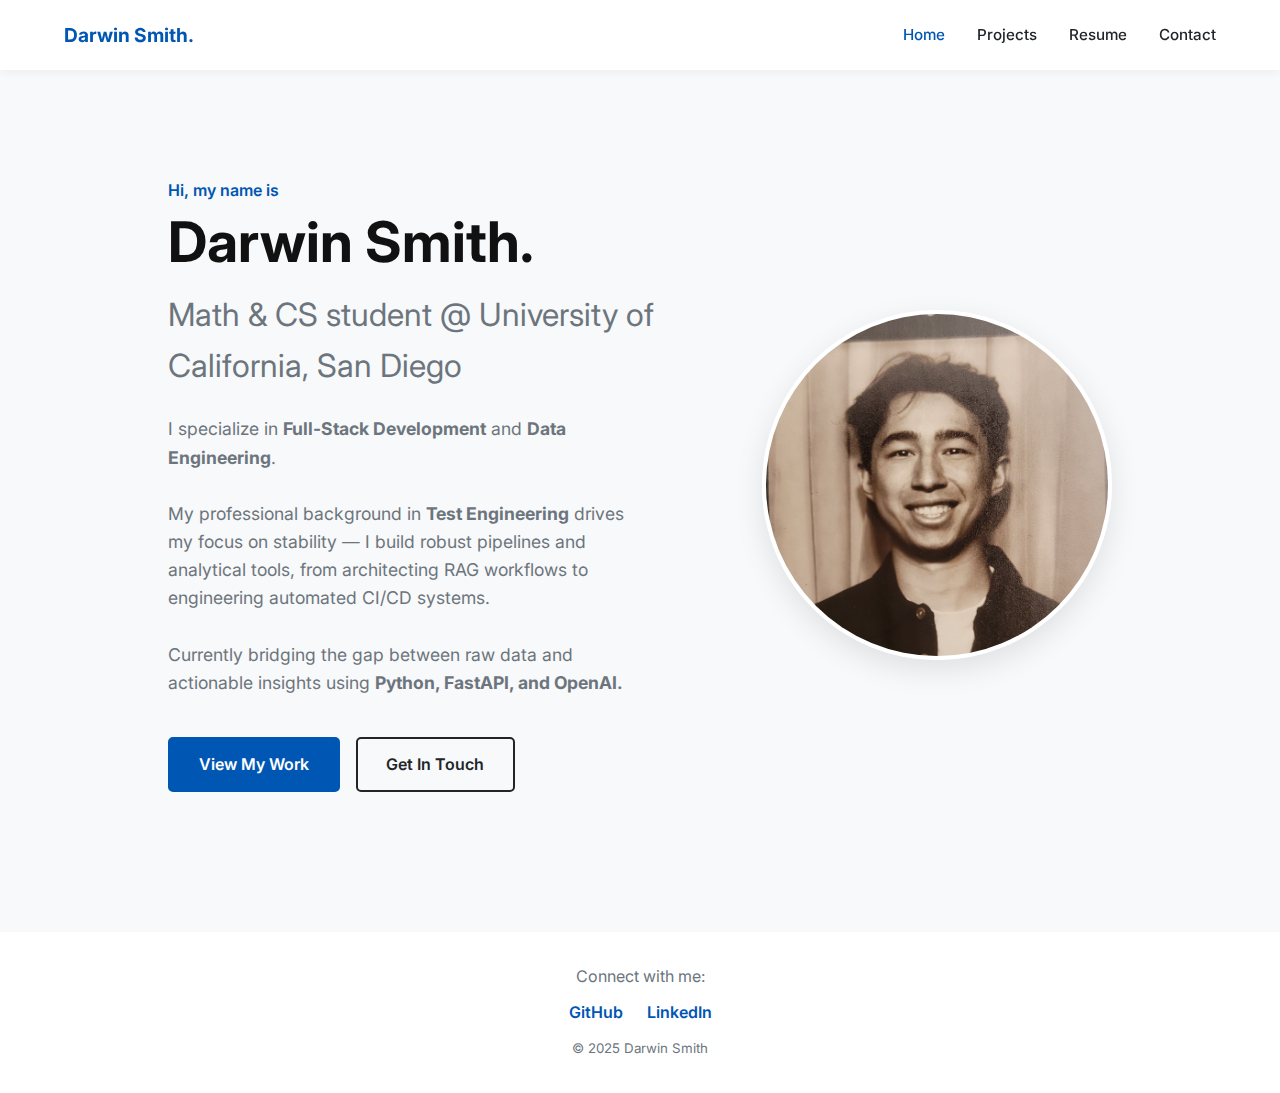
<file: index.html>
<!DOCTYPE html>
<html lang="en">
<head>
    <meta charset="UTF-8">
    <meta name="viewport" content="width=device-width, initial-scale=1.0">
    <title>Darwin Smith | Portfolio</title>
    <link rel="stylesheet" href="styles.css">
    <link href="https://fonts.googleapis.com/css2?family=Inter:wght@300;400;600;700&display=swap" rel="stylesheet">
</head>
<body>

    <header class="site-header">
        <nav class="navbar" aria-label="Main Navigation">
            <div class="logo">
                <a href="index.html">Darwin Smith.</a>
            </div>
            <ul class="nav-links">
                <li><a href="index.html" class="active" aria-current="page">Home</a></li>
                <li><a href="projects.html">Projects</a></li>
                <li><a href="assets/pdfs/Darwin_Smith_Resume.pdf" target="_blank">Resume</a></li>
                <li><a href="contact.html">Contact</a></li>
            </ul>
        </nav>
    </header>

    <main>
        
        <section class="hero" aria-label="Introduction">
            
            <div class="hero-text-container">
                <span class="greeting">Hi, my name is</span>
                <h1 class="name">Darwin Smith.</h1>
                <h2 class="tagline">Math & CS student @ University of California, San Diego</h2>
                
                <p class="bio">
                    I specialize in <strong>Full-Stack Development</strong> and <strong>Data Engineering</strong>. 
                    <br><br>
                    My professional background in <strong>Test Engineering</strong> drives my focus on stability — I build robust pipelines and analytical tools, 
                    from architecting RAG workflows to engineering automated CI/CD systems.
                    <br><br>
                    Currently bridging the gap between raw data and actionable insights using <strong>Python, FastAPI, and OpenAI.</strong>
                </p>

                <div class="cta-buttons">
                    <a href="projects.html" class="btn primary-btn">View My Work</a>
                    <a href="contact.html" class="btn secondary-btn">Get In Touch</a>
                </div>
            </div>
            
            <figure class="hero-image">
                <img src="assets/images/pfp1.jpg" alt="Portrait of Darwin Smith">
                </figure>

        </section>

    </main>

    <footer class="site-footer">
        <p>Connect with me:</p>
        <address class="socials">
            <a href="https://darwinls.github.io" target="_blank" rel="noopener noreferrer">GitHub</a>
            <a href="https://www.linkedin.com/in/darwin-smith/" target="_blank" rel="noopener noreferrer">LinkedIn</a>
        </address>
        <p class="copyright"><small>&copy; 2025 Darwin Smith</small></p>
    </footer>

</body>
</html>
</file>
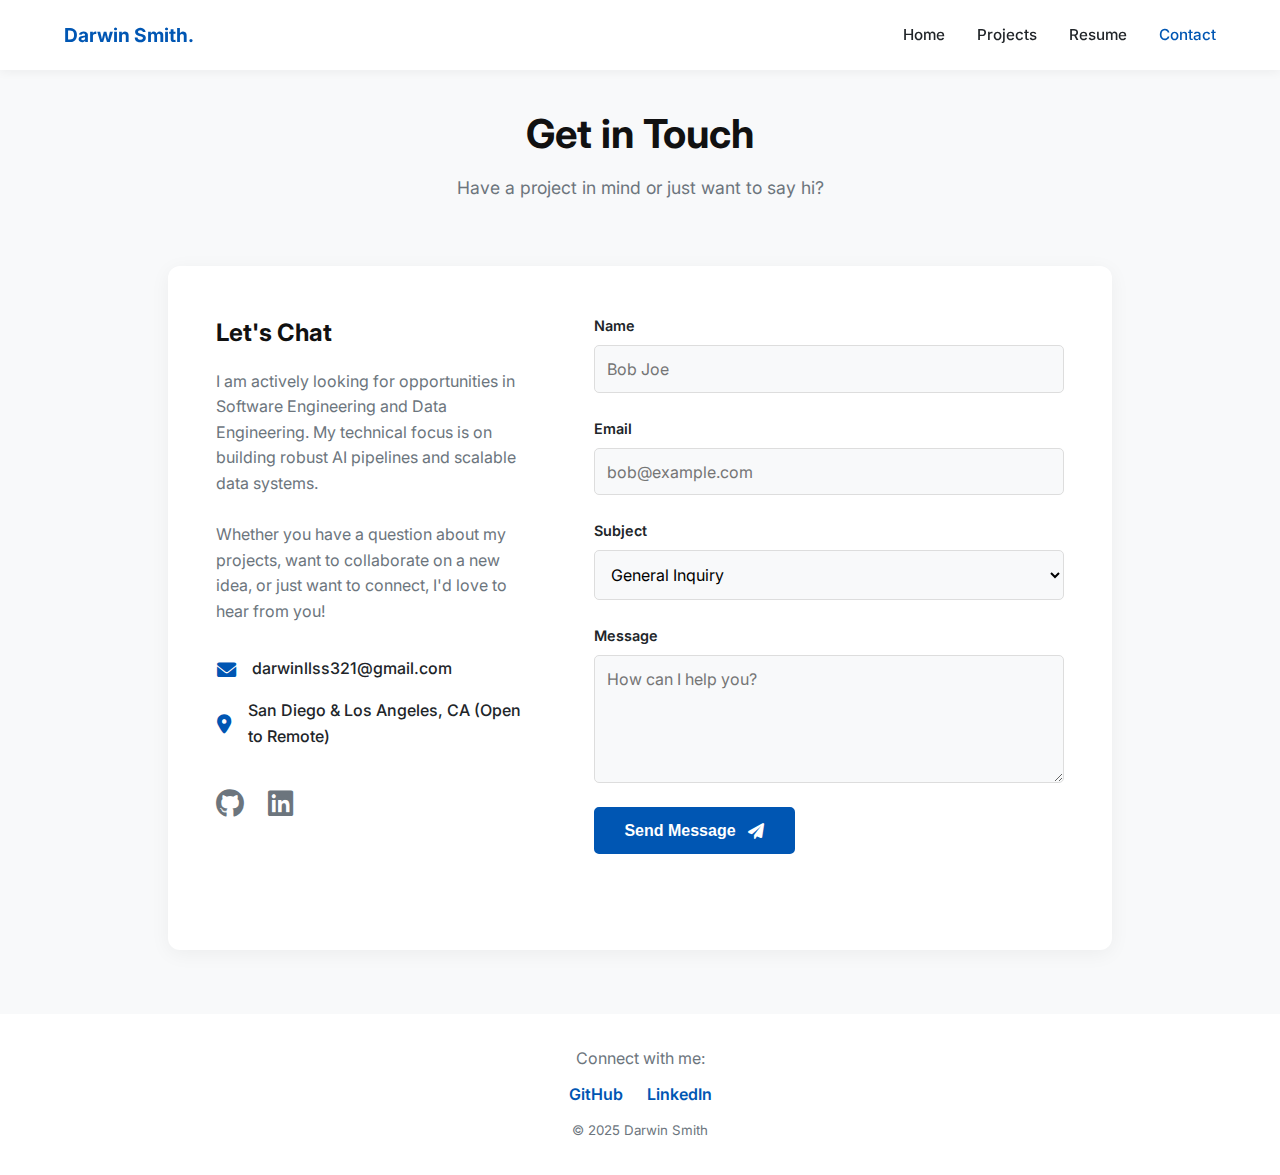
<file: contact.html>
<!DOCTYPE html>
<html lang="en">
<head>
    <meta charset="UTF-8">
    <meta name="viewport" content="width=device-width, initial-scale=1.0">
    <title>Darwin Smith | Contact</title>
    <link rel="stylesheet" href="styles.css">
    <link href="https://fonts.googleapis.com/css2?family=Inter:wght@300;400;600;700&display=swap" rel="stylesheet">
    <link rel="stylesheet" href="https://cdnjs.cloudflare.com/ajax/libs/font-awesome/6.0.0/css/all.min.css">
</head>
<body>

    <header class="site-header">
        <nav class="navbar" aria-label="Main Navigation">
            <div class="logo">
                <a href="index.html">Darwin Smith.</a>
            </div>
            <ul class="nav-links">
                <li><a href="index.html">Home</a></li>
                <li><a href="projects.html">Projects</a></li>
                <li><a href="assets/pdfs/Darwin_Smith_Resume.pdf" target="_blank">Resume</a></li>
                <li><a href="contact.html" class="active" aria-current="page">Contact</a></li>
            </ul>
        </nav>
    </header>

    <main id="main-content">
        <section class="contact-section" aria-labelledby="contact-heading">
            <div class="page-title">
                <h1 id="contact-heading">Get in Touch</h1>
                <p>Have a project in mind or just want to say hi?</p>
            </div>

            <div class="contact-layout">
                <address class="contact-info">
                    <h3>Let's Chat</h3>
                    <p>
                        I am actively looking for opportunities in Software Engineering and Data Engineering. My technical focus is on building robust AI pipelines and scalable data systems.
                        <br><br>
                        Whether you have a question about my projects, want to collaborate on a new idea, or just want to connect, I'd love to hear from you!
                    </p>

                    <div class="info-item">
                        <i class="fas fa-envelope" aria-hidden="true"></i>
                        <a href="mailto:darwinllss321@gmail.com">darwinllss321@gmail.com</a>
                    </div>

                    <div class="info-item">
                        <i class="fas fa-map-marker-alt" aria-hidden="true"></i>
                        <span>San Diego & Los Angeles, CA (Open to Remote)</span>
                    </div>

                    <div class="social-links-large">
                        <a href="https://darwinls.github.io" target="_blank" rel="noopener noreferrer" aria-label="Visit my GitHub Profile">
                            <i class="fab fa-github" aria-hidden="true"></i>
                        </a>
                        <a href="https://www.linkedin.com/in/darwin-smith/" target="_blank" rel="noopener noreferrer" aria-label="Visit my LinkedIn Profile">
                            <i class="fab fa-linkedin" aria-hidden="true"></i>
                        </a>
                    </div>
                </address>

                <form id="contactForm" class="contact-form" novalidate>
                    
                    <div class="form-group">
                        <label for="name">Name</label>
                        <input type="text" id="name" name="name" placeholder="Bob Joe" autocomplete="name" required aria-describedby="name-error">
                        <span id="name-error" class="error-msg" role="alert">Please enter your name</span>
                    </div>

                    <div class="form-group">
                        <label for="email">Email</label>
                        <input type="email" id="email" name="email" placeholder="bob@example.com" autocomplete="email" required aria-describedby="email-error">
                        <span id="email-error" class="error-msg" role="alert">Please enter a valid email address</span>
                    </div>

                    <div class="form-group">
                        <label for="subject">Subject</label>
                        <div class="select-wrapper">
                            <select id="subject" name="subject" required>
                                <option value="General Inquiry">General Inquiry</option>
                                <option value="Hiring / Opportunity">Hiring / Opportunity</option>
                                <option value="Project Collaboration">Project Collaboration</option>
                            </select>
                        </div>
                    </div>

                    <div class="form-group">
                        <label for="message">Message</label>
                        <textarea id="message" name="message" rows="5" placeholder="How can I help you?" required aria-describedby="message-error"></textarea>
                        <span id="message-error" class="error-msg" role="alert">Please enter a message</span>
                    </div>

                    <button type="submit" class="btn primary-btn submit-btn">
                        <span>Send Message</span>
                        <i class="fas fa-paper-plane" aria-hidden="true"></i>
                    </button>
                    
                    <div id="formStatus" class="form-status" role="status" aria-live="polite"></div>
                </form>

            </div>
        </section>
    </main>

    <footer class="site-footer">
        <p>Connect with me:</p>
        <div class="socials">
            <a href="https://darwinls.github.io" target="_blank" rel="noopener noreferrer">GitHub</a>
            <a href="https://www.linkedin.com/in/darwin-smith/" target="_blank" rel="noopener noreferrer">LinkedIn</a>
        </div>
        <p class="copyright"><small>&copy; 2025 Darwin Smith</small></p>
    </footer>

    <script src="contact.js"></script>
</body>
</html>
</file>
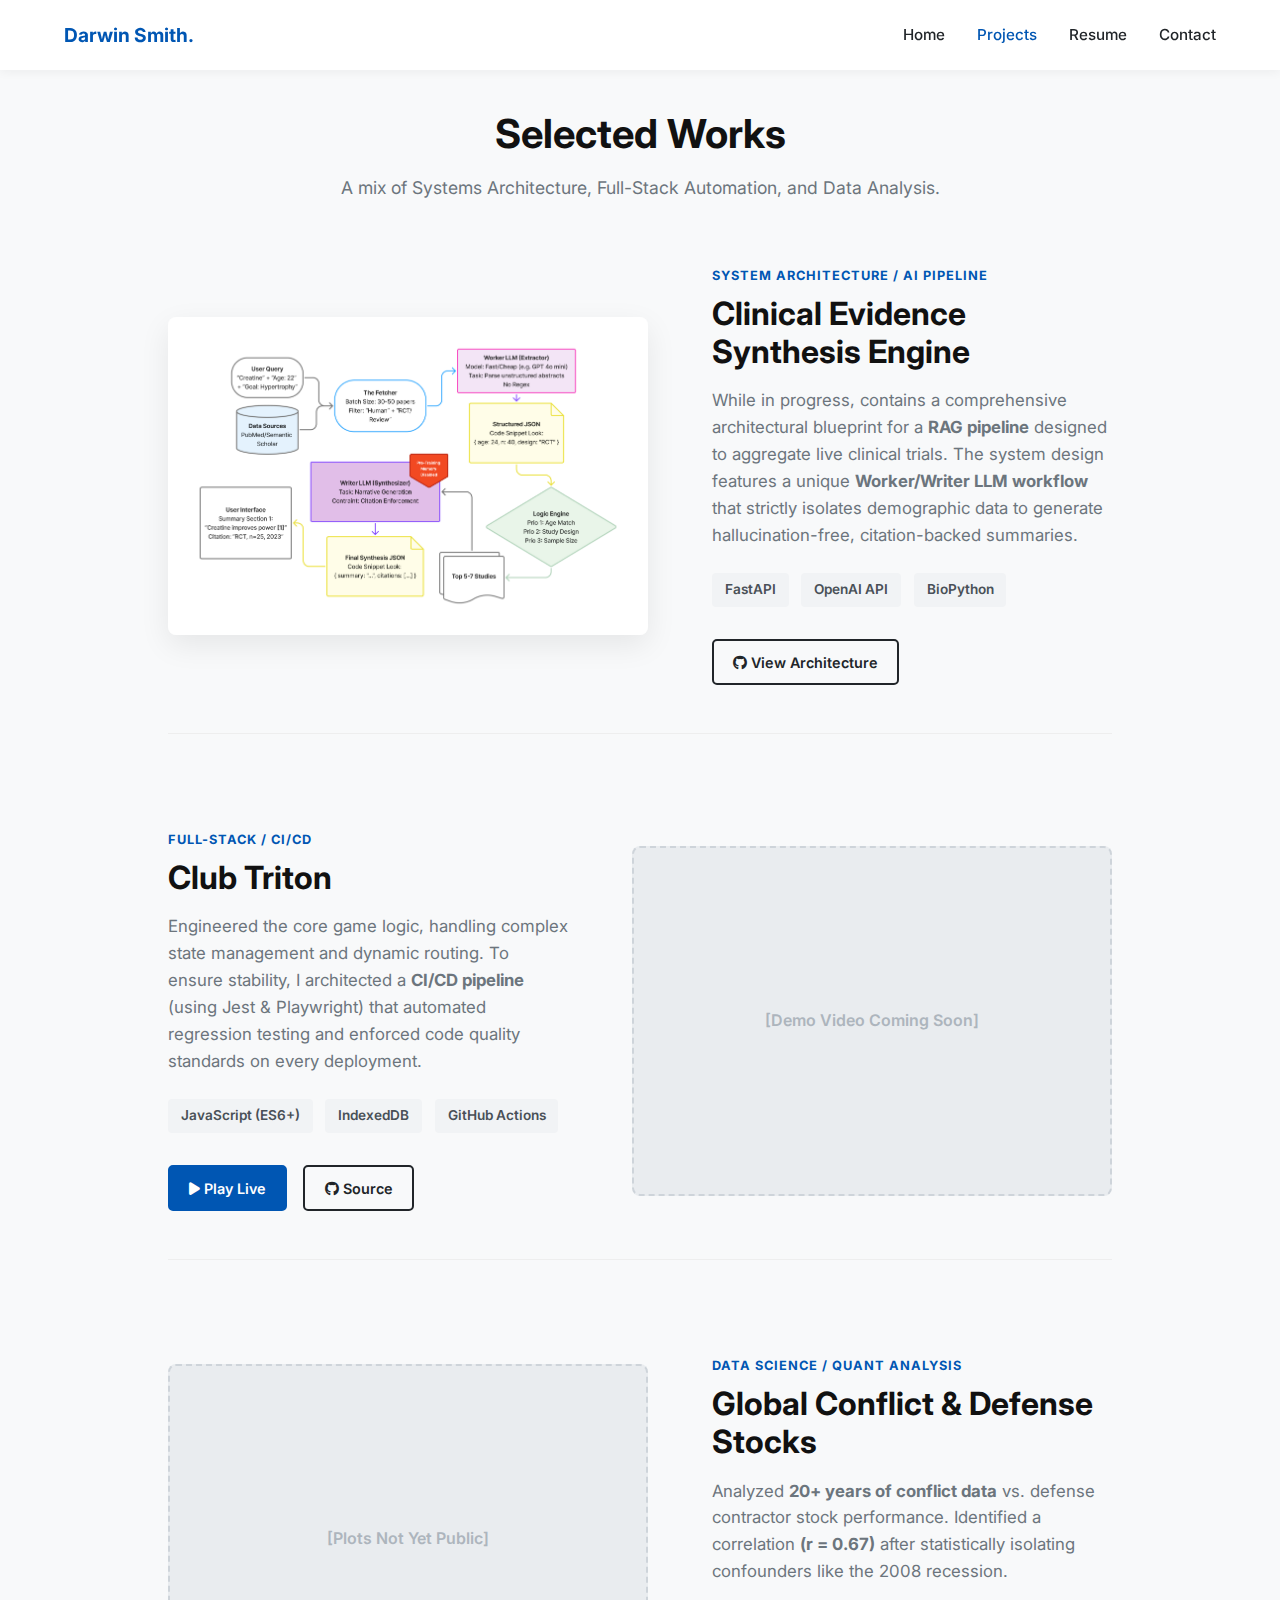
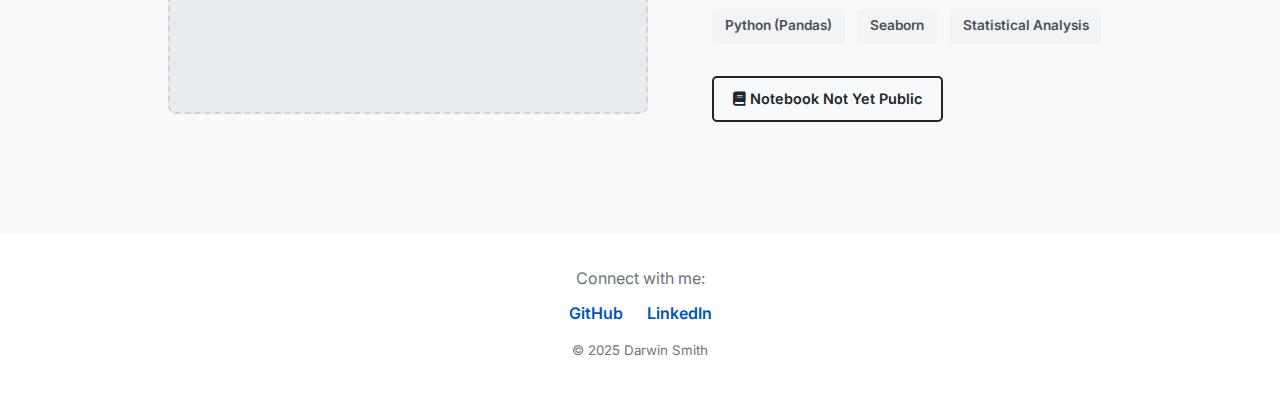
<file: projects.html>
<!DOCTYPE html>
<html lang="en">
<head>
    <meta charset="UTF-8">
    <meta name="viewport" content="width=device-width, initial-scale=1.0">
    <title>Darwin Smith | Projects</title>
    <link rel="stylesheet" href="styles.css">
    <link href="https://fonts.googleapis.com/css2?family=Inter:wght@300;400;600;700&display=swap" rel="stylesheet">
    <link rel="stylesheet" href="https://cdnjs.cloudflare.com/ajax/libs/font-awesome/6.0.0/css/all.min.css">
</head>
<body>

    <header class="site-header">
        <nav class="navbar" aria-label="Main Navigation">
            <div class="logo">
                <a href="index.html">Darwin Smith.</a>
            </div>
            <ul class="nav-links">
                <li><a href="index.html">Home</a></li>
                <li><a href="projects.html" class="active" aria-current="page">Projects</a></li>
                <li><a href="assets/pdfs/Darwin_Smith_Resume.pdf" target="_blank">Resume</a></li>
                <li><a href="contact.html">Contact</a></li>
            </ul>
        </nav>
    </header>

    <main>
        <section class="projects-container" aria-labelledby="page-heading">
            
            <div class="page-title">
                <h1 id="page-heading">Selected Works</h1>
                <p>A mix of Systems Architecture, Full-Stack Automation, and Data Analysis.</p>
            </div>

            <article class="project-card technical-card">
                <div class="project-content">
                    <small class="project-tag">System Architecture / AI Pipeline</small>
                    <h2>Clinical Evidence Synthesis Engine</h2>
                    <p class="project-description">
                        While in progress, contains a comprehensive architectural blueprint for a <strong>RAG pipeline</strong> designed to aggregate live clinical trials. 
                        The system design features a unique <strong>Worker/Writer LLM workflow</strong> that strictly isolates demographic data to generate hallucination-free, citation-backed summaries.
                    </p>
                    <ul class="tech-stack" aria-label="Technologies used">
                        <li>FastAPI</li>
                        <li>OpenAI API</li>
                        <li>BioPython</li>
                    </ul>
                    <div class="project-links">
                        <a href="https://github.com/DarwinLS/clinical-evidence-synthesis-engine" target="_blank" rel="noopener noreferrer" class="btn secondary-btn">
                            <i class="fab fa-github" aria-hidden="true"></i> View Architecture
                        </a>
                    </div>
                </div>
                
                <figure class="project-media">
                    <img src="assets/images/ClinicalEngineSnake.jpg" alt="System architecture diagram of the synthesis engine" class="media-image">
                </figure>
            </article>

            <article class="project-card visual-card">
                <div class="project-content">
                    <small class="project-tag">Full-Stack / CI/CD</small>
                    <h2>Club Triton</h2>
                    <p class="project-description">
                        Engineered the core game logic, handling complex state management and dynamic routing. 
                        To ensure stability, I architected a <strong>CI/CD pipeline</strong> (using Jest & Playwright) that automated regression testing and enforced code quality standards on every deployment.
                    </p>
                    <ul class="tech-stack" aria-label="Technologies used">
                        <li>JavaScript (ES6+)</li>
                        <li>IndexedDB</li>
                        <li>GitHub Actions</li>
                    </ul>
                    <div class="project-links">
                        <a href="https://cse110-sp25-group13.github.io/The_club_triton/pages/home-page.html" target="_blank" rel="noopener noreferrer" class="btn primary-btn">
                            <i class="fas fa-play" aria-hidden="true"></i> Play Live
                        </a>
                        <a href="https://github.com/cse110-sp25-group13/The_club_triton" target="_blank" rel="noopener noreferrer" class="btn secondary-btn">
                            <i class="fab fa-github" aria-hidden="true"></i> Source
                        </a>
                    </div>
                </div>

                <figure class="project-media">
                    <div class="media-placeholder video-placeholder" role="img" aria-label="Gameplay video loop of Club Triton">
                        <span>[Demo Video Coming Soon]</span>
                    </div>
                </figure>
            </article>

            <article class="project-card analytical-card">
                <div class="project-content">
                    <small class="project-tag">Data Science / Quant Analysis</small>
                    <h2>Global Conflict & Defense Stocks</h2>
                    <p class="project-description">
                        Analyzed <strong>20+ years of conflict data</strong> vs. defense contractor stock performance.
                        Identified a correlation <strong>(r = 0.67)</strong> after statistically isolating confounders like the 2008 recession.
                    </p>
                    <ul class="tech-stack" aria-label="Technologies used">
                        <li>Python (Pandas)</li>
                        <li>Seaborn</li>
                        <li>Statistical Analysis</li>
                    </ul>
                    <div class="project-links">
                        <a href="#" class="btn secondary-btn"><i class="fas fa-book" aria-hidden="true"></i> Notebook Not Yet Public</a>
                    </div>
                </div>

                <figure class="project-media">
                    <div class="media-placeholder chart-placeholder" role="img" aria-label="Seaborn correlation plot showing conflict vs defense stocks">
                         <span>[Plots Not Yet Public]</span>
                    </div>
                </figure>
            </article>

        </section>
    </main>

    <footer class="site-footer">
        <p>Connect with me:</p>
        <address class="socials">
            <a href="https://github.com/DarwinLS" target="_blank" rel="noopener noreferrer">GitHub</a>
            <a href="https://www.linkedin.com/in/darwin-smith-5a56531b7/" target="_blank" rel="noopener noreferrer">LinkedIn</a>
        </address>
        <p class="copyright"><small>&copy; 2025 Darwin Smith</small></p>
    </footer>

</body>
</html>
</file>
<file: styles.css>
/* RESET & VARIABLES */
:root {
    --bg-color: #f8f9fa;
    --text-color: #212529;
    --accent-color: #0056b3;
    --secondary-text: #6c757d;
    --white: #ffffff;
    --nav-height: 70px;
}

* {
    margin: 0;
    padding: 0;
    box-sizing: border-box;
}

body {
    font-family: 'Inter', sans-serif;
    background-color: var(--bg-color);
    color: var(--text-color);
    line-height: 1.6;
    display: flex;
    flex-direction: column;
    min-height: 100vh;
}

a {
    text-decoration: none;
    color: inherit;
    transition: 0.3s;
}

/* HEADER & NAVBAR */
.site-header {
    position: fixed;
    width: 100%;
    top: 0;
    z-index: 1000;
    background-color: var(--white);
    box-shadow: 0 2px 10px rgba(0,0,0,0.05);
}

.navbar {
    display: flex;
    justify-content: space-between;
    align-items: center;
    padding: 0 5%;
    height: var(--nav-height);
}

.logo a {
    font-weight: 700;
    font-size: 1.2rem;
    color: var(--accent-color);
}

.nav-links {
    list-style: none;
    display: flex;
    gap: 2rem;
}

.nav-links a {
    font-weight: 500;
    font-size: 0.95rem;
}

.nav-links a:hover, .nav-links a.active {
    color: var(--accent-color);
}

/* MAIN & HERO SECTION */
main {
    padding-top: var(--nav-height);
    flex: 1;
}

.hero {
    display: flex;
    align-items: center;
    justify-content: space-between;
    padding: 0 10%;
    min-height: calc(100vh - var(--nav-height));
    max-width: 1200px;
    margin: 0 auto;
}

.hero-text-container {
    max-width: 600px;
}

.greeting {
    color: var(--accent-color);
    font-weight: 600;
    margin-bottom: 0.5rem;
    display: block;
}

.name {
    font-size: 3.5rem;
    line-height: 1.1;
    margin-bottom: 1rem;
    color: #111;
}

.tagline {
    font-size: 2rem;
    color: var(--secondary-text);
    margin-bottom: 1.5rem;
    font-weight: 400;
}

.bio {
    font-size: 1.1rem;
    color: var(--secondary-text);
    margin-bottom: 2.5rem;
    max-width: 480px;
}

/* BUTTONS */
.cta-buttons {
    display: flex;
    gap: 1rem;
}

.btn {
    padding: 0.8rem 1.8rem;
    border-radius: 5px;
    font-weight: 600;
    font-size: 1rem;
    display: inline-block;
    cursor: pointer;
    transition: 0.3s;
}

.primary-btn {
    background-color: var(--accent-color);
    color: var(--white);
    border: 2px solid var(--accent-color);
}

.primary-btn:hover {
    background-color: transparent;
    color: var(--accent-color);
}

.secondary-btn {
    border: 2px solid var(--text-color);
    color: var(--text-color);
}

.secondary-btn:hover {
    background-color: var(--text-color);
    color: var(--white);
}

/* FIGURE & IMAGE */
.hero-image {
    margin: 0;
}

.hero-image img {
    width: 350px;
    height: 350px;
    object-fit: cover;
    border-radius: 50%;
    border: 4px solid var(--white);
    box-shadow: 0 10px 30px rgba(0,0,0,0.1);
    display: block;
}

/* FOOTER */
.site-footer {
    text-align: center;
    padding: 2rem;
    background-color: var(--white);
    margin-top: 2rem;
    color: var(--secondary-text);
}

.socials {
    margin: 10px 0;
    font-style: normal;
}

.socials a {
    margin: 0 10px;
    font-weight: 600;
    color: var(--accent-color);
}

/* MOBILE RESPONSIVENESS */
@media (max-width: 768px) {
    .hero {
        flex-direction: column-reverse;
        justify-content: center;
        text-align: center;
        padding: 60px 5%;
    }

    .hero-text-container {
        margin-top: 2rem;
    }

    .name {
        font-size: 2.5rem;
    }

    .tagline {
        font-size: 1.5rem;
    }

    .cta-buttons {
        justify-content: center;
    }

    .hero-image img {
        width: 200px;
        height: 200px;
    }
    
    .navbar {
        display: flex;
        justify-content: space-between;
        align-items: center;
        padding: 0 10%;
        height: var(--nav-height);
        max-width: 1200px;
        margin: 0 auto;
    }
}







/* PROJECTS PAGE STYLES */

.projects-container {
    padding: 2rem 10%;
    max-width: 1200px;
    margin: 0 auto;
}

.page-title {
    text-align: center;
    margin-bottom: 4rem;
}

.page-title h1 {
    font-size: 2.5rem;
    margin-bottom: 0.5rem;
    color: #111;
}

.page-title p {
    color: var(--secondary-text);
    font-size: 1.1rem;
}

/* PROJECT CARD BASE */
.project-card {
    display: flex;
    align-items: center;
    gap: 4rem;
    margin-bottom: 6rem;
    padding-bottom: 3rem;
    border-bottom: 1px solid #eee;
}

.project-card:last-of-type {
    border-bottom: none;
    margin-bottom: 0;
}

.project-card:nth-child(even) {
    flex-direction: row-reverse;
}

.project-content {
    flex: 1;
}

.project-media {
    flex: 1.2;
    margin: 0;
}

/* TYPOGRAPHY WITHIN CARDS */
.project-tag {
    text-transform: uppercase;
    font-size: 0.8rem;
    font-weight: 700;
    letter-spacing: 1px;
    color: var(--accent-color);
    margin-bottom: 0.5rem;
    display: block;
}

.project-card h2 {
    font-size: 2rem;
    margin-bottom: 1rem;
    color: #111;
    line-height: 1.2;
}

.project-description {
    color: var(--secondary-text);
    margin-bottom: 1.5rem;
    font-size: 1.05rem;
}

/* TECH STACK PILLS */
.tech-stack {
    list-style: none;
    padding: 0;
    display: flex;
    flex-wrap: wrap;
    gap: 0.8rem;
    margin-bottom: 2rem;
}

.tech-stack li {
    background-color: #f1f3f5;
    color: #495057;
    padding: 0.4rem 0.8rem;
    border-radius: 4px;
    font-size: 0.85rem;
    font-weight: 600;
}

.project-links {
    display: flex;
    gap: 1rem;
}

.project-links .btn {
    padding: 0.6rem 1.2rem;
    font-size: 0.9rem;
}

/* MEDIA PLACEHOLDERS */
.media-placeholder {
    width: 100%;
    height: 350px;
    background-color: #e9ecef;
    border: 2px dashed #ced4da;
    border-radius: 8px;
    display: flex;
    justify-content: center;
    align-items: center;
    color: #adb5bd;
    font-weight: 600;
}

.project-media img, 
.project-media video {
    display: block;
    width: 100%;
    height: auto;
    border-radius: 8px;
    box-shadow: 0 10px 30px rgba(0,0,0,0.08);
}

/* MOBILE RESPONSIVENESS FOR PROJECTS */
@media (max-width: 900px) {
    .project-card, 
    .project-card:nth-child(even) {
        flex-direction: column;
        gap: 2rem;
    }

    .project-media {
        width: 100%;
    }

    .media-placeholder {
        height: 250px;
    }

    .project-card h2 { 
        font-size: 1.8rem;
    }
}






/* --- CONTACT PAGE STYLES --- */

/* 1. Layout Container */
.contact-section {
    padding: 2rem 10%;
    max-width: 1200px;
    margin: 0 auto;
}

.contact-layout {
    display: grid;
    grid-template-columns: 1fr 1.5fr; /* Info takes less space, Form takes more */
    gap: 4rem;
    margin-top: 2rem;
    background: var(--white);
    
    /* The "Card" Look */
    padding: 3rem;
    border-radius: 12px;
    box-shadow: 0 4px 20px rgba(0,0,0,0.05);
}

/* 2. Left Column: Contact Info */
.contact-info {
    font-style: normal;
}

.contact-info h3 {
    font-size: 1.5rem;
    margin-bottom: 1rem;
    color: #111;
}

.contact-info p {
    color: var(--secondary-text);
    margin-bottom: 2rem;
    line-height: 1.6;
}

.info-item {
    display: flex;
    align-items: center;
    gap: 1rem;
    margin-bottom: 1rem;
    color: var(--text-color);
    font-weight: 500;
}

.info-item i {
    color: var(--accent-color);
    font-size: 1.2rem;
    width: 20px; /* Fixed width prevents text misalignment */
    text-align: center;
}

.info-item a:hover {
    color: var(--accent-color);
    text-decoration: underline;
}

.social-links-large {
    display: flex;
    gap: 1.5rem;
    margin-top: 2rem;
}

.social-links-large a {
    color: var(--secondary-text);
    font-size: 1.8rem;
}

.social-links-large a:hover {
    color: var(--accent-color);
    transform: translateY(-3px); /* Subtle lift effect */
}

/* 3. Right Column: Form Styling */
.contact-form {
    display: flex;
    flex-direction: column;
    gap: 1.5rem;
}

.form-group {
    display: flex;
    flex-direction: column;
    gap: 0.5rem;
}

.form-group label {
    font-size: 0.9rem;
    font-weight: 600;
    color: var(--text-color);
}

.form-group input,
.form-group textarea,
.form-group select {
    padding: 0.8rem;
    border: 1px solid #ddd;
    border-radius: 5px; /* Matches your .btn border-radius */
    font-family: 'Inter', sans-serif;
    font-size: 1rem;
    background-color: #f8f9fa; /* Matches your var(--bg-color) */
    transition: 0.3s;
    width: 100%;
}

.form-group input:focus,
.form-group textarea:focus,
.form-group select:focus {
    outline: none;
    border-color: var(--accent-color);
    background-color: var(--white);
    box-shadow: 0 0 0 4px rgba(0, 86, 179, 0.1); /* Subtle focus ring using accent color */
}

/* Error States */
.form-group.invalid input,
.form-group.invalid textarea {
    border-color: #dc3545;
    background-color: #fff8f8;
}

.error-msg {
    font-size: 0.85rem;
    color: #dc3545;
    display: none;
    margin-top: -0.3rem; /* Tucks it closer to the input */
}

.form-group.invalid .error-msg {
    display: block;
}

/* 4. The Button Fix */
.submit-btn {
    /* Inherits .btn and .primary-btn styles automatically */
    cursor: pointer; /* <button> tags need this explicit setting */
    display: inline-flex;
    align-items: center;
    justify-content: center;
    gap: 0.8rem;
    align-self: flex-start; /* Prevents button from stretching full width */
    font-size: 1rem; /* Keeps it readable */
}

.submit-btn i {
    transition: transform 0.3s ease;
}

.submit-btn:hover i {
    transform: translateX(4px); /* Moves arrow to right on hover */
}

.form-status {
    font-size: 0.9rem;
    font-weight: 600;
    min-height: 1.5rem;
}

.form-status.success { color: #28a745; }
.form-status.error { color: #dc3545; }

/* MOBILE RESPONSIVENESS */
@media (max-width: 900px) {
    .contact-layout {
        grid-template-columns: 1fr;
        padding: 2rem;
        gap: 3rem;
    }
    
    .submit-btn {
        width: 100%; /* Full width on mobile is better for thumbs */
    }
}
</file>
